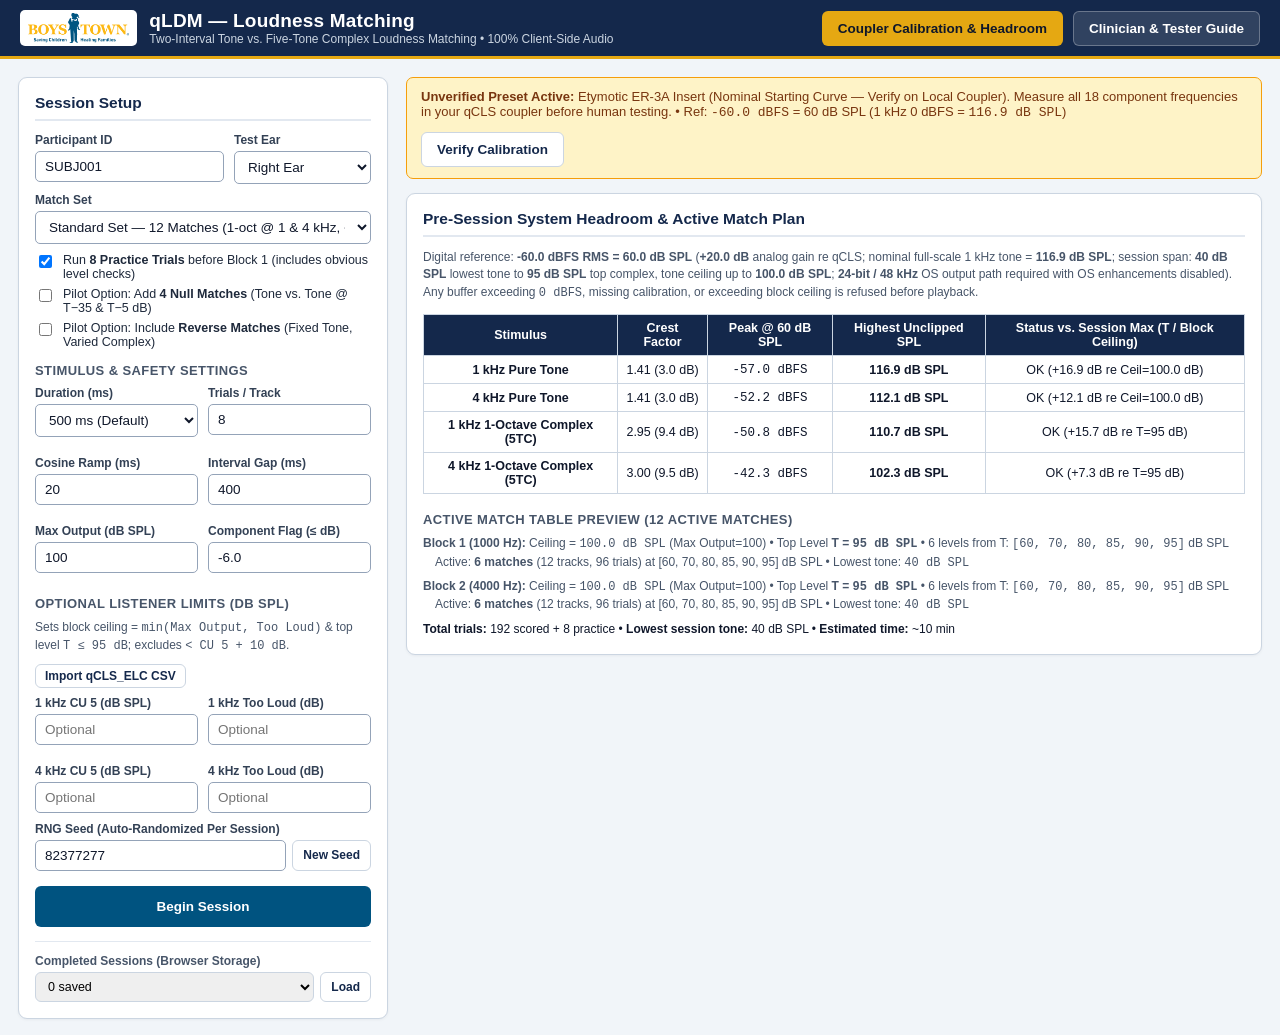
<file: index.html>
<!DOCTYPE html>
<html lang="en">
<head>
  <meta charset="UTF-8">
  <meta name="viewport" content="width=device-width, initial-scale=1.0">
  <title>qLDM — Two-Interval Loudness Matching</title>
  <link rel="stylesheet" href="style.css?v=1.2.0">
</head>
<body>
  <header class="topbar">
    <div class="topbar-brand">
      <img src="assets/boys-town-logo.png" alt="Boys Town Logo">
      <div>
        <h1 class="topbar-title">qLDM — Loudness Matching</h1>
        <div class="topbar-sub">Two-Interval Tone vs. Five-Tone Complex Loudness Matching &bull; 100% Client-Side Audio</div>
      </div>
    </div>
    <div class="topbar-actions">
      <button type="button" id="open-cal-btn" class="btn btn-gold">Coupler Calibration &amp; Headroom</button>
      <a href="guide.html?v=1.2.0" target="_blank" rel="noopener" class="btn btn-ghost-light">Clinician &amp; Tester Guide</a>
    </div>
  </header>

  <main class="layout">
    <!-- LEFT SIDEBAR: OPERATOR SETUP -->
    <aside class="card" id="setup-panel">
      <h2>Session Setup</h2>

      <div class="field-grid">
        <div class="field">
          <label for="participant-id">Participant ID</label>
          <input type="text" id="participant-id" value="SUBJ001" autocomplete="off">
        </div>
        <div class="field">
          <label for="test-ear">Test Ear</label>
          <select id="test-ear">
            <option value="Left">Left Ear</option>
            <option value="Right" selected>Right Ear</option>
          </select>
        </div>
      </div>

      <div class="field">
        <label for="match-set">Match Set</label>
        <select id="match-set">
          <option value="standard" selected>Standard Set — 12 Matches (1-oct @ 1 &amp; 4 kHz, ~10 min)</option>
          <option value="extended">Extended Set — 24 Matches (1 &amp; 1/4-oct @ 1 &amp; 4 kHz, ~19 min)</option>
          <option value="short4">Short Anchor Set — 4 Matches (T&minus;35 &amp; T&minus;5 dB @ 1 &amp; 4 kHz, ~3 min)</option>
        </select>
      </div>

      <label class="check-row">
        <input type="checkbox" id="include-practice" checked>
        <span>Run <strong>8 Practice Trials</strong> before Block 1 (includes obvious level checks)</span>
      </label>
      <label class="check-row">
        <input type="checkbox" id="include-null">
        <span>Pilot Option: Add <strong>4 Null Matches</strong> (Tone vs. Tone @ T&minus;35 &amp; T&minus;5 dB)</span>
      </label>
      <label class="check-row">
        <input type="checkbox" id="include-reverse">
        <span>Pilot Option: Include <strong>Reverse Matches</strong> (Fixed Tone, Varied Complex)</span>
      </label>

      <h3>Stimulus &amp; Safety Settings</h3>
      <div class="field-grid">
        <div class="field">
          <label for="stim-duration">Duration (ms)</label>
          <select id="stim-duration">
            <option value="500" selected>500 ms (Default)</option>
            <option value="1000">1000 ms (1.0 s)</option>
          </select>
        </div>
        <div class="field">
          <label for="trials-per-track">Trials / Track</label>
          <input type="number" id="trials-per-track" min="4" max="24" step="1" value="8">
        </div>
        <div class="field">
          <label for="ramp-ms">Cosine Ramp (ms)</label>
          <input type="number" id="ramp-ms" min="5" max="100" step="5" value="20">
        </div>
        <div class="field">
          <label for="gap-ms">Interval Gap (ms)</label>
          <input type="number" id="gap-ms" min="150" max="1000" step="50" value="400">
        </div>
        <div class="field">
          <label for="max-output">Max Output (dB SPL)</label>
          <input type="number" id="max-output" min="50" max="110" step="1" value="100">
        </div>
        <div class="field">
          <label for="comp-flag-db">Component Flag (&le; dB)</label>
          <input type="number" id="comp-flag-db" min="-15" max="-3" step="0.5" value="-6.0">
        </div>
      </div>

      <h3>Optional Listener Limits (dB SPL)</h3>
      <div class="muted-note" style="margin-bottom:8px; display:flex; justify-content:space-between; align-items:center; gap:8px; flex-wrap:wrap;">
        <span>Sets block ceiling = <code>min(Max Output, Too Loud)</code> &amp; top level <code>T &le; 95 dB</code>; excludes <code>&lt; CU 5 + 10 dB</code>.</span>
        <button type="button" id="import-qcls-btn" class="btn btn-outline" style="padding:4px 9px; font-size:12px;">Import qCLS_ELC CSV</button>
        <input type="file" id="qcls-elc-file" accept=".csv,text/csv" hidden>
      </div>
      <div id="qcls-import-status" class="muted-note" style="margin-bottom:6px; color:#0369a1; display:none;"></div>
      <div class="field-grid">
        <div class="field">
          <label for="cu5-1k">1 kHz CU 5 (dB SPL)</label>
          <input type="number" id="cu5-1k" placeholder="Optional" min="0" max="105" step="1">
        </div>
        <div class="field">
          <label for="ucl-1k">1 kHz Too Loud (dB)</label>
          <input type="number" id="ucl-1k" placeholder="Optional" min="50" max="115" step="1">
        </div>
        <div class="field">
          <label for="cu5-4k">4 kHz CU 5 (dB SPL)</label>
          <input type="number" id="cu5-4k" placeholder="Optional" min="0" max="105" step="1">
        </div>
        <div class="field">
          <label for="ucl-4k">4 kHz Too Loud (dB)</label>
          <input type="number" id="ucl-4k" placeholder="Optional" min="50" max="115" step="1">
        </div>
      </div>

      <div class="field">
        <label for="rng-seed">RNG Seed (Auto-Randomized Per Session)</label>
        <div style="display:flex; gap:6px;">
          <input type="number" id="rng-seed" value="20261120" step="1" style="flex:1;">
          <button type="button" id="new-seed-btn" class="btn btn-outline" style="padding:6px 10px; font-size:12px;" title="Generate a fresh random RNG seed">New Seed</button>
        </div>
      </div>

      <button type="button" id="start-session-btn" class="btn btn-primary" style="width:100%; margin-top:6px; padding:12px;">
        Begin Session
      </button>

      <div style="margin-top:14px; padding-top:12px; border-top:1px solid #e2e8f0;">
        <label for="saved-sessions-sel" style="display:block; font-size:12px; font-weight:700; color:#475569; margin-bottom:4px;">Completed Sessions (Browser Storage)</label>
        <div style="display:flex; gap:6px;">
          <select id="saved-sessions-sel" style="flex:1; padding:6px 8px; border:1px solid #cbd5e1; border-radius:6px; font-size:12.5px;">
            <option value="">0 saved</option>
          </select>
          <button type="button" id="load-saved-btn" class="btn btn-outline" style="padding:6px 10px; font-size:12px;">Load</button>
        </div>
      </div>
    </aside>

    <!-- RIGHT WORKSPACE: RECOVERY BANNER, PRE-RUN HEADROOM, ACTIVE TRIALS, & RESULTS -->
    <section>
      <!-- Interrupted session recovery banner -->
      <div id="resume-banner" class="banner banner-info" style="display:none;">
        <div>
          <strong>Saved in-progress session found:</strong>
          <span id="resume-summary"></span>
        </div>
        <div style="display:flex; gap:8px;">
          <button type="button" id="resume-session-btn" class="btn btn-primary">Resume Session</button>
          <button type="button" id="discard-session-btn" class="btn btn-outline">Discard</button>
        </div>
      </div>

      <!-- Calibration status banner -->
      <div id="cal-status-banner" class="banner banner-warn">
        <div id="cal-status-text"></div>
        <button type="button" id="banner-cal-btn" class="btn btn-outline">Verify Calibration</button>
      </div>

      <!-- IDLE / PRE-SESSION HEADROOM PREVIEW CARD -->
      <div class="card" id="idle-card">
        <h2>Pre-Session System Headroom &amp; Active Match Plan</h2>
        <p class="muted-note" id="idle-ref-summary">
          Digital reference: <strong>&minus;60.0 dBFS RMS = 60.0 dB SPL</strong> (+20.0 dB analog gain re qCLS; full-scale 1 kHz tone = <strong>116.9 dB SPL</strong>; <strong>24-bit / 48 kHz</strong> OS output path required with OS audio enhancements disabled). Any buffer exceeding <code>0 dBFS</code>, missing calibration, or exceeding ceiling is refused before playback.
        </p>
        <div id="headroom-preview-wrap"></div>
        <h3 style="margin-top:18px;">Active Match Table Preview (<span id="match-count-lbl">0</span> matches)</h3>
        <div id="match-plan-preview" class="muted-note"></div>
      </div>

      <!-- ACTIVE TRIAL CARD -->
      <div class="card trial-arena" id="trial-card" style="display:none;">
        <div class="trial-status-bar">
          <span id="phase-badge">Practice</span>
          <span id="progress-badge">Trial 1 / 8</span>
          <span id="ceiling-badge">Ceiling: 100 dB SPL</span>
          <span id="prac-check-badge" style="color:#0369a1;"></span>
        </div>

        <div>
          <div class="prompt-question">Which sound was louder?</div>
          <div class="prompt-sub" id="trial-sub-status">Listen to both sounds...</div>

          <div class="intervals-row">
            <button type="button" id="choice-1-btn" class="interval-choice-btn" disabled>
              <span>First Sound</span>
              <span class="key-hint">Press 1</span>
            </button>
            <button type="button" id="choice-2-btn" class="interval-choice-btn" disabled>
              <span>Second Sound</span>
              <span class="key-hint">Press 2</span>
            </button>
          </div>
        </div>

        <div class="trial-bottom-controls">
          <button type="button" id="pause-btn" class="btn btn-outline">Pause / Stop</button>
          <button type="button" id="too-loud-btn" class="btn btn-danger">Too Loud (&minus;5 dB Ceiling)</button>
        </div>
      </div>

      <!-- RESULTS & EXPORT CARD -->
      <div class="card" id="results-card" style="display:none; margin-top:16px;">
        <div style="display:flex; justify-content:space-between; align-items:center; flex-wrap:wrap; gap:10px; margin-bottom:10px;">
          <h2 style="margin:0; border:none; padding:0;">Loudness-Matching Results (&Delta; = Tone PSE &minus; Complex Level)</h2>
          <div style="display:flex; gap:8px; flex-wrap:wrap;">
            <button type="button" id="dl-all-btn" class="btn btn-gold">Download All 3 Files</button>
            <button type="button" id="dl-pse-btn" class="btn btn-primary">Matches (LM_PSE CSV)</button>
            <button type="button" id="dl-tbt-btn" class="btn btn-primary">Trials (LM_TBT CSV)</button>
            <button type="button" id="dl-ses-btn" class="btn btn-outline">Session (LM_SES JSON)</button>
          </div>
        </div>

        <!-- Post-session hardware gain restore reminder -->
        <div id="gain-restore-banner" class="banner banner-warn" style="margin-bottom:10px;">
          <div id="gain-restore-text"></div>
        </div>

        <!-- Component-listening alert banner -->
        <div id="comp-flag-banner" class="banner banner-alert" style="display:none;">
          <div id="comp-flag-text"></div>
          <div id="comp-repeat-btns" style="display:flex; gap:8px; flex-wrap:wrap;"></div>
        </div>

        <div id="results-summary-meta" class="muted-note" style="margin-bottom:10px;"></div>
        <div id="results-plot-wrap" style="margin-bottom:14px;"></div>
        <div style="overflow-x:auto;">
          <table class="data-table" id="results-table">
            <thead>
              <tr>
                <th>Block (Hz)</th>
                <th>Role</th>
                <th>Fixed Sound</th>
                <th>Varied Sound</th>
                <th>Fixed L (dB)</th>
                <th>Tone PSE (dB)</th>
                <th>&Delta; (dB)</th>
                <th>Fit SE (dB)*</th>
                <th>Block &sigma; (dB)</th>
                <th>Trials</th>
                <th>At Ceiling (F&gt;V / N)</th>
                <th>Upper / Lower End</th>
                <th>Flags / Reason</th>
              </tr>
            </thead>
            <tbody id="results-tbody"></tbody>
          </table>
        </div>
        <p class="muted-note" style="margin-top:8px;">
          *Note: With 16 trials/match, curvature-based SE underestimates true match SD by ~25%; downstream NEA model inversion uses the empirical test–retest SD from the pilot cohort.
        </p>
      </div>
    </section>
  </main>

  <!-- OPERATOR ANALOG GAIN CONFIRMATION MODAL -->
  <div class="modal-backdrop" id="gain-confirm-modal">
    <div class="modal-box">
      <h2>Operator Hardware &amp; Analog Gain Check</h2>
      <div id="gain-confirm-details" class="instruction-quote" style="font-size:15px;"></div>
      <p class="muted-note" style="margin-bottom:12px;">
        Because qLDM uses a lower digital reference than qCLS to accommodate the 10-dB crest factor and insert-phone roll-off of 100 dB SPL five-tone complexes, verify that your hardware attenuator / output gain is set to the <strong>qLDM setting</strong> (and remember to restore the qCLS setting before running qCLS).
      </p>
      <label class="check-row" style="background:#f8fafc; border:1px solid #cbd5e1; border-radius:7px; padding:10px 12px;">
        <input type="checkbox" id="gain-confirm-chk">
        <span><strong>I confirm the analog hardware gain / attenuator is set to the qLDM calibration setting.</strong></span>
      </label>
      <div class="modal-actions">
        <button type="button" id="gain-confirm-cancel-btn" class="btn btn-outline">Cancel</button>
        <button type="button" id="gain-confirm-ok-btn" class="btn btn-primary" disabled>Confirm Gain &amp; Continue</button>
      </div>
    </div>
  </div>

  <!-- INSTRUCTION / BLOCK GATE MODAL -->
  <div class="modal-backdrop" id="instruction-modal">
    <div class="modal-box">
      <h2 id="instr-modal-title">Listener Instructions</h2>
      <div class="instruction-quote">
        &ldquo;You will hear two sounds. Choose the one that was louder. Judge the loudness of the whole sound, not of a part of it, and ignore differences in pitch or quality.&rdquo;
      </div>
      <p id="instr-modal-note" class="muted-note"></p>
      <div class="modal-actions">
        <button type="button" id="instr-cancel-btn" class="btn btn-outline">Cancel</button>
        <button type="button" id="instr-ok-btn" class="btn btn-primary">OK — Begin</button>
      </div>
    </div>
  </div>

  <!-- POST-PRACTICE TESTER CHECK MODAL -->
  <div class="modal-backdrop" id="practice-check-modal">
    <div class="modal-box">
      <h2>Practice Complete — Tester Comprehension Check</h2>
      <p id="practice-score-summary" style="font-weight:700; color:#0f172a;"></p>
      <div class="instruction-quote" style="font-size:15px;">
        Tester prompt: Ask the listener, <em>&ldquo;What did you compare between the two sounds?&rdquo;</em><br>
        Confirm they compared the <strong>overall loudness of the whole sound</strong> (and did not try to listen out a single component pitch).
      </div>
      <div class="modal-actions">
        <button type="button" id="repeat-practice-btn" class="btn btn-outline">Repeat Practice (8 Trials)</button>
        <button type="button" id="proceed-block1-btn" class="btn btn-primary">Confirmed — Proceed to Block 1</button>
      </div>
    </div>
  </div>

  <!-- PAUSE / STOP MODAL -->
  <div class="modal-backdrop" id="pause-modal">
    <div class="modal-box">
      <h2>Session Paused</h2>
      <p class="muted-note">
        Progress is saved automatically after every trial. You can resume where you left off, restart from Trial 1 keeping all current settings, or return to Setup.
      </p>
      <div id="pause-gain-restore-note" class="banner banner-warn" style="margin:8px 0 10px; font-size:12.5px;"></div>
      <div class="modal-actions">
        <button type="button" id="pause-return-btn" class="btn btn-outline">Return to Setup</button>
        <button type="button" id="pause-restart-btn" class="btn btn-gold">Restart Session (Keep Settings)</button>
        <button type="button" id="pause-resume-btn" class="btn btn-primary">Resume Testing</button>
      </div>
    </div>
  </div>

  <!-- PER-COMPONENT COUPLER CALIBRATION MODAL -->
  <div class="modal-backdrop" id="cal-modal">
    <div class="modal-box wide">
      <h2>Per-Frequency Coupler Calibration &amp; Unclipped Headroom</h2>
      <p class="muted-note">
        Measure each of the 18 component frequencies in the <strong>same acoustic coupler and reference convention used for qCLS</strong> (24-bit, 48 kHz, OS enhancements off) so levels at 1 and 4 kHz match across both apps. Enter the sound-level meter reading (<code>dB SPL</code>) while playing the continuous tone to update <code>Sensitivity Offset</code>.
      </p>

      <div class="field-grid" style="grid-template-columns: 1.6fr 1.1fr 1.1fr 1fr; margin-top:10px;">
        <div class="field">
          <label for="cal-preset-sel">Load Preset</label>
          <select id="cal-preset-sel">
            <option value="er3a_nominal">ER-3A Insert (Nominal Starting Curve)</option>
            <option value="flat_ref">Flat 0-dB Reference</option>
          </select>
        </div>
        <div class="field">
          <label for="cal-ref-dbfs">Digital Ref @ 60 dB SPL (dBFS)</label>
          <input type="number" id="cal-ref-dbfs" value="-60.0" min="-70" max="-50" step="0.5">
        </div>
        <div class="field">
          <label for="cal-transducer-name">Transducer Label</label>
          <input type="text" id="cal-transducer-name" value="Etymotic ER-3A">
        </div>
        <div class="field">
          <label for="cal-date-input">Calibration Date</label>
          <input type="date" id="cal-date-input">
        </div>
      </div>

      <div id="cal-fullscale-readout" class="banner banner-info" style="margin:6px 0 8px; padding:9px 12px; font-size:13px;"></div>

      <div style="display:flex; justify-content:space-between; align-items:center; gap:10px; flex-wrap:wrap; margin:4px 0 8px;">
        <div style="display:flex; align-items:center; gap:10px; flex-wrap:wrap;">
          <label class="check-row" style="margin:0;">
            <input type="checkbox" id="cal-per-ear-chk">
            <span><strong>Separate Left / Right receiver tables</strong> (switches with Output Channel)</span>
          </label>
          <button type="button" id="cal-copy-ear-btn" class="btn btn-outline" style="padding:4px 9px; font-size:12px; display:none;">Copy Other Ear &rarr; Active</button>
        </div>
        <div style="display:flex; gap:6px; flex-wrap:wrap;">
          <button type="button" id="cal-export-json-btn" class="btn btn-outline" style="padding:5px 10px; font-size:12px;">Export Cal JSON</button>
          <button type="button" id="cal-import-json-btn" class="btn btn-outline" style="padding:5px 10px; font-size:12px;">Import Cal JSON</button>
          <input type="file" id="cal-import-file" accept=".json,application/json" hidden>
        </div>
      </div>

      <div style="background:#f8fafc; border:1px solid #cbd5e1; border-radius:7px; padding:12px; margin:10px 0;">
        <div style="display:flex; align-items:flex-end; gap:10px; flex-wrap:wrap;">
          <div class="field" style="margin:0; min-width:170px;">
            <label for="cal-tone-freq">Continuous Tone Freq (Hz)</label>
            <select id="cal-tone-freq"></select>
          </div>
          <div class="field" style="margin:0; width:145px;">
            <label for="cal-tone-spl">Nominal Level (dB SPL)</label>
            <input type="number" id="cal-tone-spl" value="80" min="10" max="100" step="1">
          </div>
          <div style="display:flex; gap:5px;">
            <button type="button" id="cal-lvl-30-btn" class="btn btn-outline" style="padding:7px 9px; font-size:12px;" title="Check 24-bit resolution at the lowest tone level of the active session">40 dB Check</button>
            <button type="button" id="cal-lvl-80-btn" class="btn btn-outline" style="padding:7px 9px; font-size:12px;" title="Set nominal coupler calibration level (80 dB SPL)">80 dB Ref</button>
          </div>
          <div class="field" style="margin:0; width:120px;">
            <label for="cal-tone-ear">Output Channel</label>
            <select id="cal-tone-ear">
              <option value="Left">Left</option>
              <option value="Right" selected>Right</option>
            </select>
          </div>
          <button type="button" id="cal-play-btn" class="btn btn-primary">Play Continuous Tone</button>
          <div class="field" style="margin:0; width:155px;">
            <label for="cal-measured-spl">Meter Reading (dB SPL)</label>
            <input type="number" id="cal-measured-spl" placeholder="e.g. 79.5" step="0.1">
          </div>
          <button type="button" id="cal-apply-meas-btn" class="btn btn-gold">Apply to Freq</button>
        </div>
        <div id="cal-tone-readout" class="muted-note" style="margin-top:8px;">Tone stopped.</div>
      </div>

      <div style="max-height:240px; overflow-y:auto; border:1px solid #e2e8f0; border-radius:6px;">
        <table class="data-table" style="margin:0;">
          <thead>
            <tr>
              <th>Component Freq (Hz)</th>
              <th>Used In</th>
              <th id="cal-ear-col-lbl">Sensitivity Offset (dB re Nominal)</th>
              <th>Digital Boost Applied (dB)</th>
            </tr>
          </thead>
          <tbody id="cal-table-tbody"></tbody>
        </table>
      </div>
      <div id="cal-save-err" class="muted-note" style="color:#b91c1c; font-weight:700; margin-top:6px; display:none;"></div>

      <div class="modal-actions">
        <button type="button" id="cal-close-btn" class="btn btn-outline">Close</button>
        <button type="button" id="cal-save-btn" class="btn btn-primary">Save Coupler Calibration</button>
      </div>
    </div>
  </div>

  <script src="qldm_core.js?v=1.2.0"></script>
  <script src="app.js?v=1.2.0"></script>
</body>
</html>
</file>
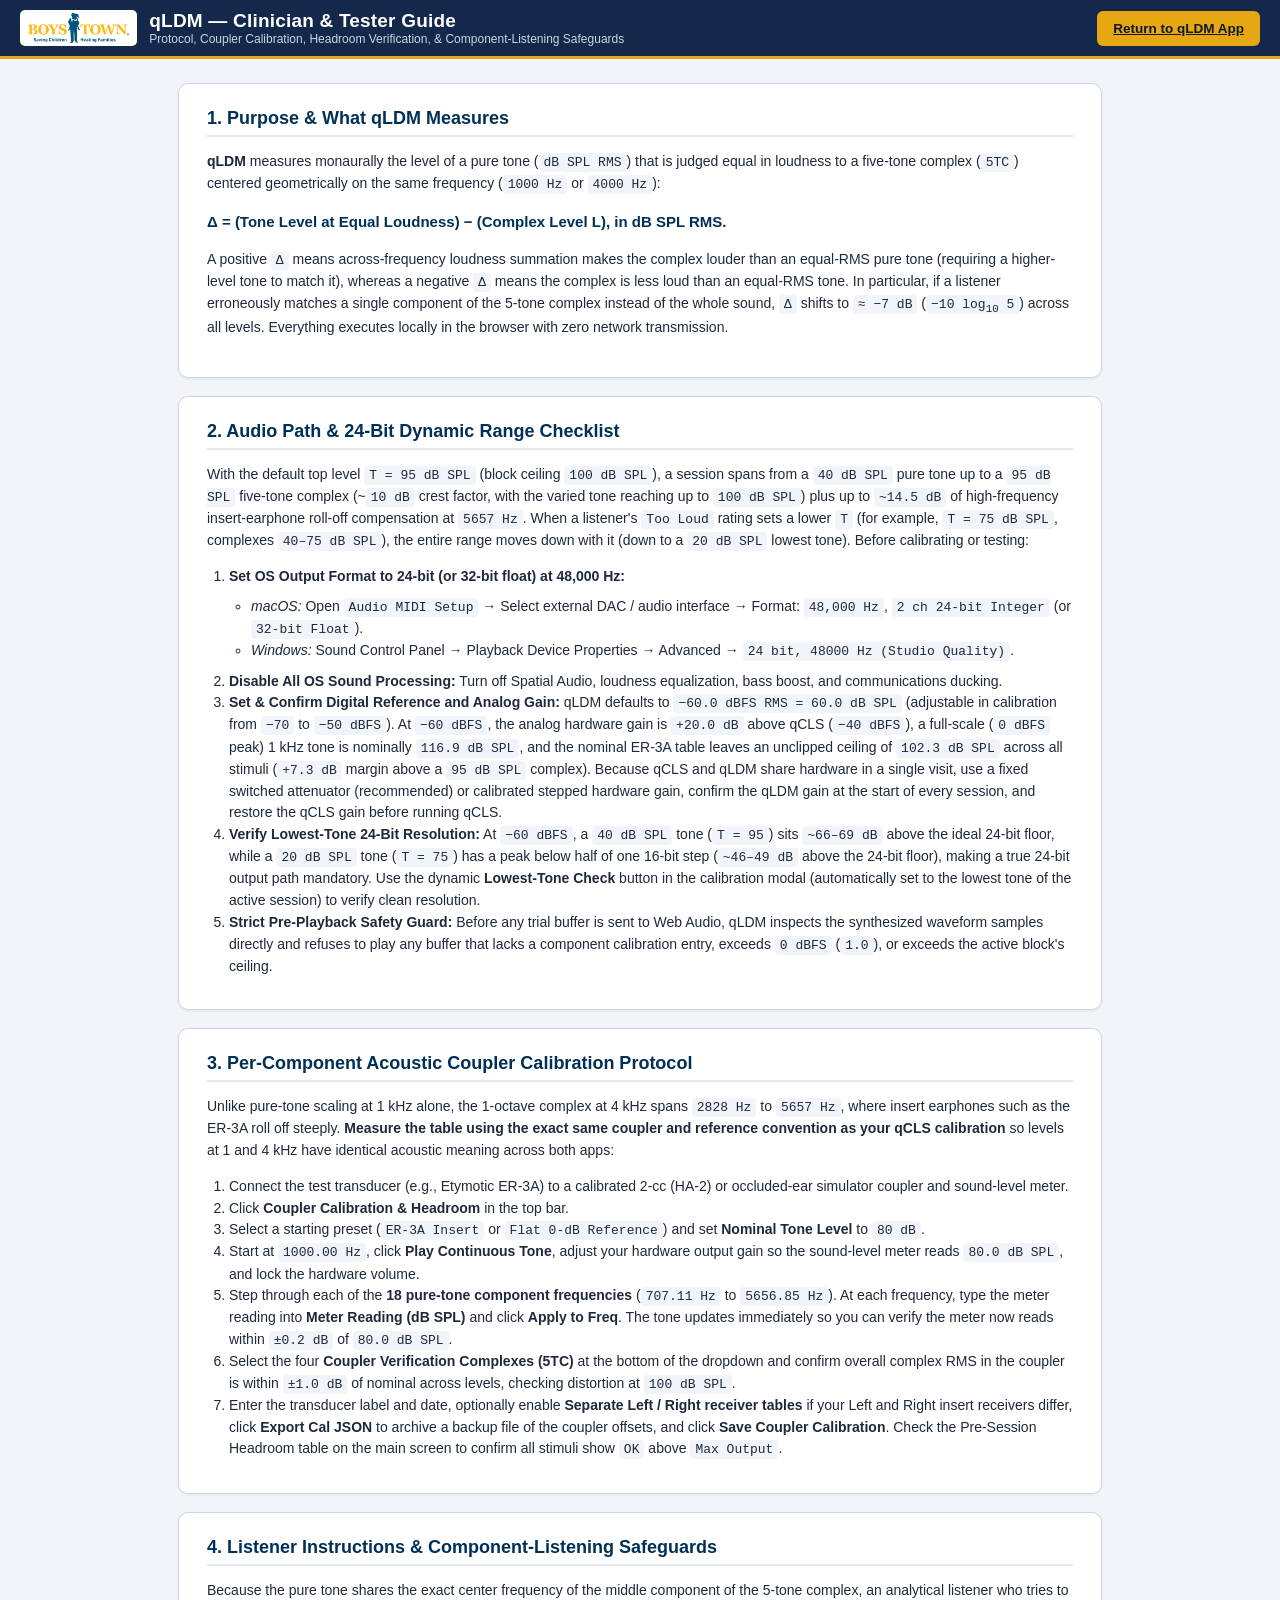
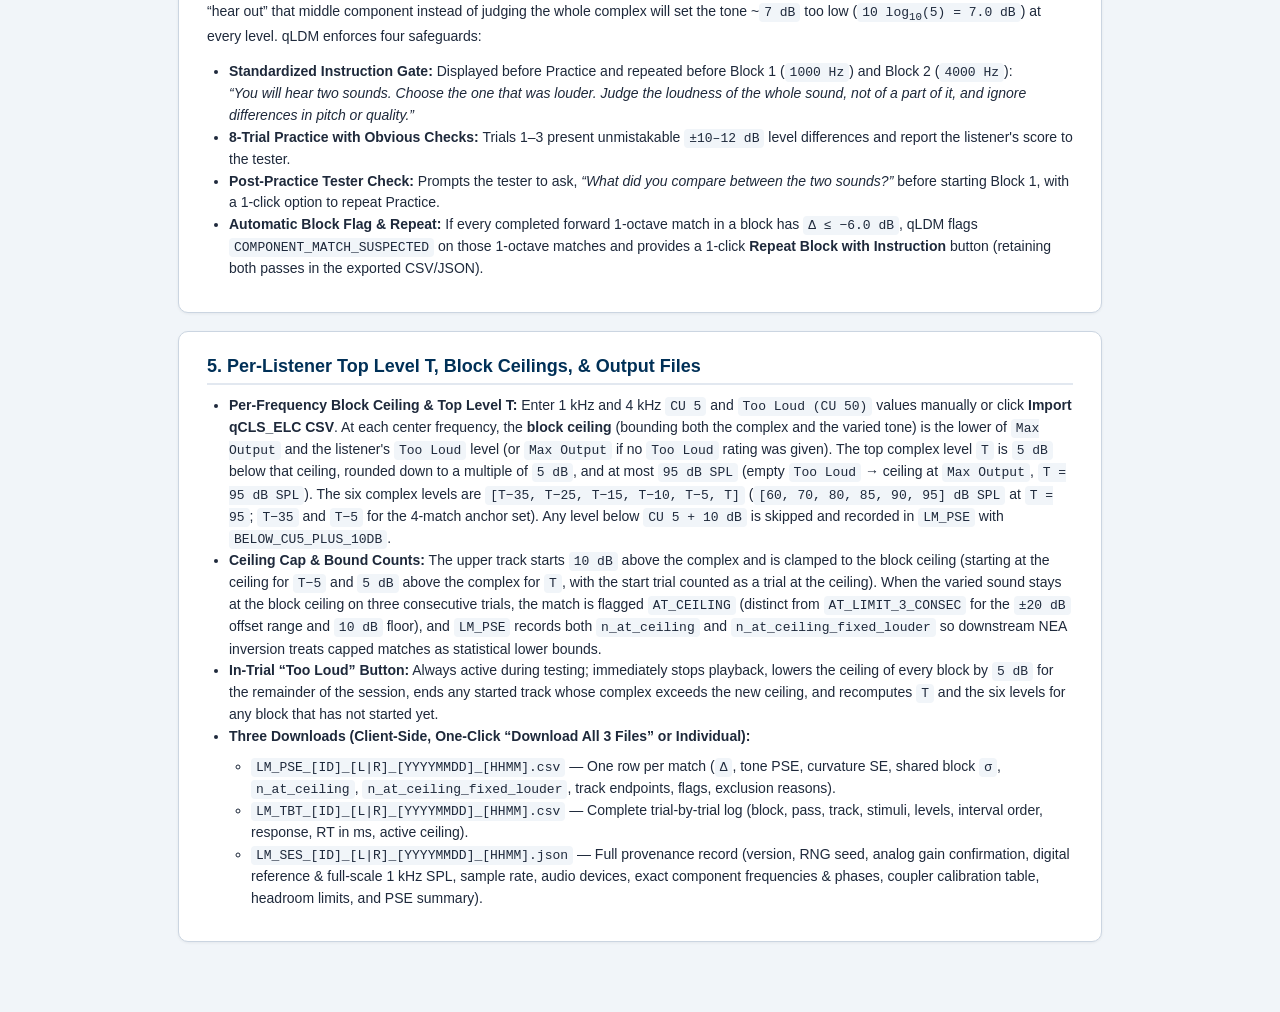
<file: guide.html>
<!DOCTYPE html>
<html lang="en">
<head>
  <meta charset="UTF-8">
  <meta name="viewport" content="width=device-width, initial-scale=1.0">
  <title>qLDM — Clinician &amp; Tester Guide</title>
  <link rel="stylesheet" href="style.css">
  <style>
    .guide-wrap { max-width: 960px; margin: 24px auto; padding: 0 18px 48px; }
    .guide-card { background: #fff; border: 1px solid #cbd5e1; border-radius: 10px; padding: 24px 28px; margin-bottom: 18px; box-shadow: 0 1px 3px rgba(15,23,42,0.06); }
    .guide-card h2 { color: #003057; font-size: 18px; margin: 0 0 10px; border-bottom: 2px solid #e2e8f0; padding-bottom: 6px; }
    .guide-card p, .guide-card li { font-size: 14px; line-height: 1.55; color: #1e293b; }
    .guide-card ul, .guide-card ol { padding-left: 22px; margin: 8px 0; }
    .guide-card code { background: #f1f5f9; padding: 2px 5px; border-radius: 4px; font-size: 13px; }
  </style>
</head>
<body>
  <header class="topbar">
    <div class="topbar-brand">
      <img src="assets/boys-town-logo.png" alt="Boys Town Logo">
      <div>
        <h1 class="topbar-title">qLDM — Clinician &amp; Tester Guide</h1>
        <div class="topbar-sub">Protocol, Coupler Calibration, Headroom Verification, &amp; Component-Listening Safeguards</div>
      </div>
    </div>
    <div class="topbar-actions">
      <a href="index.html" class="btn btn-gold">Return to qLDM App</a>
    </div>
  </header>

  <main class="guide-wrap">
    <section class="guide-card">
      <h2>1. Purpose &amp; What qLDM Measures</h2>
      <p>
        <strong>qLDM</strong> measures monaurally the level of a pure tone (<code>dB SPL RMS</code>) that is judged equal in loudness to a five-tone complex (<code>5TC</code>) centered geometrically on the same frequency (<code>1000 Hz</code> or <code>4000 Hz</code>):
      </p>
      <p style="font-weight:700; font-size:15px; color:#003057;">
        &Delta; = (Tone Level at Equal Loudness) &minus; (Complex Level L), in dB SPL RMS.
      </p>
      <p>
        A positive <code>&Delta;</code> means across-frequency loudness summation makes the complex louder than an equal-RMS pure tone (requiring a higher-level tone to match it), whereas a negative <code>&Delta;</code> means the complex is less loud than an equal-RMS tone. In particular, if a listener erroneously matches a single component of the 5-tone complex instead of the whole sound, <code>&Delta;</code> shifts to <code>&approx; &minus;7 dB</code> (<code>&minus;10 log<sub>10</sub> 5</code>) across all levels. Everything executes locally in the browser with zero network transmission.
      </p>
    </section>

    <section class="guide-card">
      <h2>2. Audio Path &amp; 24-Bit Dynamic Range Checklist</h2>
      <p>
        With the default top level <code>T = 95 dB SPL</code> (block ceiling <code>100 dB SPL</code>), a session spans from a <code>40 dB SPL</code> pure tone up to a <code>95 dB SPL</code> five-tone complex (~<code>10 dB</code> crest factor, with the varied tone reaching up to <code>100 dB SPL</code>) plus up to <code>~14.5 dB</code> of high-frequency insert-earphone roll-off compensation at <code>5657 Hz</code>. When a listener's <code>Too Loud</code> rating sets a lower <code>T</code> (for example, <code>T = 75 dB SPL</code>, complexes <code>40–75 dB SPL</code>), the entire range moves down with it (down to a <code>20 dB SPL</code> lowest tone). Before calibrating or testing:
      </p>
      <ol>
        <li><strong>Set OS Output Format to 24-bit (or 32-bit float) at 48,000 Hz:</strong>
          <ul>
            <li><em>macOS:</em> Open <code>Audio MIDI Setup</code> &rarr; Select external DAC / audio interface &rarr; Format: <code>48,000 Hz</code>, <code>2 ch 24-bit Integer</code> (or <code>32-bit Float</code>).</li>
            <li><em>Windows:</em> Sound Control Panel &rarr; Playback Device Properties &rarr; Advanced &rarr; <code>24 bit, 48000 Hz (Studio Quality)</code>.</li>
          </ul>
        </li>
        <li><strong>Disable All OS Sound Processing:</strong> Turn off Spatial Audio, loudness equalization, bass boost, and communications ducking.</li>
        <li><strong>Set &amp; Confirm Digital Reference and Analog Gain:</strong> qLDM defaults to <code>&minus;60.0 dBFS RMS = 60.0 dB SPL</code> (adjustable in calibration from <code>&minus;70</code> to <code>&minus;50 dBFS</code>). At <code>&minus;60 dBFS</code>, the analog hardware gain is <code>+20.0 dB</code> above qCLS (<code>&minus;40 dBFS</code>), a full-scale (<code>0 dBFS</code> peak) 1 kHz tone is nominally <code>116.9 dB SPL</code>, and the nominal ER-3A table leaves an unclipped ceiling of <code>102.3 dB SPL</code> across all stimuli (<code>+7.3 dB</code> margin above a <code>95 dB SPL</code> complex). Because qCLS and qLDM share hardware in a single visit, use a fixed switched attenuator (recommended) or calibrated stepped hardware gain, confirm the qLDM gain at the start of every session, and restore the qCLS gain before running qCLS.</li>
        <li><strong>Verify Lowest-Tone 24-Bit Resolution:</strong> At <code>&minus;60 dBFS</code>, a <code>40 dB SPL</code> tone (<code>T = 95</code>) sits <code>~66–69 dB</code> above the ideal 24-bit floor, while a <code>20 dB SPL</code> tone (<code>T = 75</code>) has a peak below half of one 16-bit step (<code>~46–49 dB</code> above the 24-bit floor), making a true 24-bit output path mandatory. Use the dynamic <strong>Lowest-Tone Check</strong> button in the calibration modal (automatically set to the lowest tone of the active session) to verify clean resolution.</li>
        <li><strong>Strict Pre-Playback Safety Guard:</strong> Before any trial buffer is sent to Web Audio, qLDM inspects the synthesized waveform samples directly and refuses to play any buffer that lacks a component calibration entry, exceeds <code>0 dBFS</code> (<code>1.0</code>), or exceeds the active block's ceiling.</li>
      </ol>
    </section>

    <section class="guide-card">
      <h2>3. Per-Component Acoustic Coupler Calibration Protocol</h2>
      <p>
        Unlike pure-tone scaling at 1 kHz alone, the 1-octave complex at 4 kHz spans <code>2828 Hz</code> to <code>5657 Hz</code>, where insert earphones such as the ER-3A roll off steeply. <strong>Measure the table using the exact same coupler and reference convention as your qCLS calibration</strong> so levels at 1 and 4 kHz have identical acoustic meaning across both apps:
      </p>
      <ol>
        <li>Connect the test transducer (e.g., Etymotic ER-3A) to a calibrated 2-cc (HA-2) or occluded-ear simulator coupler and sound-level meter.</li>
        <li>Click <strong>Coupler Calibration &amp; Headroom</strong> in the top bar.</li>
        <li>Select a starting preset (<code>ER-3A Insert</code> or <code>Flat 0-dB Reference</code>) and set <strong>Nominal Tone Level</strong> to <code>80 dB</code>.</li>
        <li>Start at <code>1000.00 Hz</code>, click <strong>Play Continuous Tone</strong>, adjust your hardware output gain so the sound-level meter reads <code>80.0 dB SPL</code>, and lock the hardware volume.</li>
        <li>Step through each of the <strong>18 pure-tone component frequencies</strong> (<code>707.11 Hz</code> to <code>5656.85 Hz</code>). At each frequency, type the meter reading into <strong>Meter Reading (dB SPL)</strong> and click <strong>Apply to Freq</strong>. The tone updates immediately so you can verify the meter now reads within <code>&plusmn;0.2 dB</code> of <code>80.0 dB SPL</code>.</li>
        <li>Select the four <strong>Coupler Verification Complexes (5TC)</strong> at the bottom of the dropdown and confirm overall complex RMS in the coupler is within <code>&plusmn;1.0 dB</code> of nominal across levels, checking distortion at <code>100 dB SPL</code>.</li>
        <li>Enter the transducer label and date, optionally enable <strong>Separate Left / Right receiver tables</strong> if your Left and Right insert receivers differ, click <strong>Export Cal JSON</strong> to archive a backup file of the coupler offsets, and click <strong>Save Coupler Calibration</strong>. Check the Pre-Session Headroom table on the main screen to confirm all stimuli show <code>OK</code> above <code>Max Output</code>.</li>
      </ol>
    </section>

    <section class="guide-card">
      <h2>4. Listener Instructions &amp; Component-Listening Safeguards</h2>
      <p>
        Because the pure tone shares the exact center frequency of the middle component of the 5-tone complex, an analytical listener who tries to &ldquo;hear out&rdquo; that middle component instead of judging the whole complex will set the tone ~<code>7 dB</code> too low (<code>10 log<sub>10</sub>(5) = 7.0 dB</code>) at every level. qLDM enforces four safeguards:
      </p>
      <ul>
        <li><strong>Standardized Instruction Gate:</strong> Displayed before Practice and repeated before Block 1 (<code>1000 Hz</code>) and Block 2 (<code>4000 Hz</code>):<br>
          <em>&ldquo;You will hear two sounds. Choose the one that was louder. Judge the loudness of the whole sound, not of a part of it, and ignore differences in pitch or quality.&rdquo;</em>
        </li>
        <li><strong>8-Trial Practice with Obvious Checks:</strong> Trials 1–3 present unmistakable <code>&plusmn;10–12 dB</code> level differences and report the listener's score to the tester.</li>
        <li><strong>Post-Practice Tester Check:</strong> Prompts the tester to ask, <em>&ldquo;What did you compare between the two sounds?&rdquo;</em> before starting Block 1, with a 1-click option to repeat Practice.</li>
        <li><strong>Automatic Block Flag &amp; Repeat:</strong> If every completed forward 1-octave match in a block has <code>&Delta; &le; &minus;6.0 dB</code>, qLDM flags <code>COMPONENT_MATCH_SUSPECTED</code> on those 1-octave matches and provides a 1-click <strong>Repeat Block with Instruction</strong> button (retaining both passes in the exported CSV/JSON).</li>
      </ul>
    </section>

    <section class="guide-card">
      <h2>5. Per-Listener Top Level T, Block Ceilings, &amp; Output Files</h2>
      <ul>
        <li><strong>Per-Frequency Block Ceiling &amp; Top Level T:</strong> Enter 1 kHz and 4 kHz <code>CU 5</code> and <code>Too Loud (CU 50)</code> values manually or click <strong>Import qCLS_ELC CSV</strong>. At each center frequency, the <strong>block ceiling</strong> (bounding both the complex and the varied tone) is the lower of <code>Max Output</code> and the listener's <code>Too Loud</code> level (or <code>Max Output</code> if no <code>Too Loud</code> rating was given). The top complex level <code>T</code> is <code>5 dB</code> below that ceiling, rounded down to a multiple of <code>5 dB</code>, and at most <code>95 dB SPL</code> (empty <code>Too Loud</code> &rarr; ceiling at <code>Max Output</code>, <code>T = 95 dB SPL</code>). The six complex levels are <code>[T&minus;35, T&minus;25, T&minus;15, T&minus;10, T&minus;5, T]</code> (<code>[60, 70, 80, 85, 90, 95] dB SPL</code> at <code>T = 95</code>; <code>T&minus;35</code> and <code>T&minus;5</code> for the 4-match anchor set). Any level below <code>CU 5 + 10 dB</code> is skipped and recorded in <code>LM_PSE</code> with <code>BELOW_CU5_PLUS_10DB</code>.</li>
        <li><strong>Ceiling Cap &amp; Bound Counts:</strong> The upper track starts <code>10 dB</code> above the complex and is clamped to the block ceiling (starting at the ceiling for <code>T&minus;5</code> and <code>5 dB</code> above the complex for <code>T</code>, with the start trial counted as a trial at the ceiling). When the varied sound stays at the block ceiling on three consecutive trials, the match is flagged <code>AT_CEILING</code> (distinct from <code>AT_LIMIT_3_CONSEC</code> for the <code>&plusmn;20 dB</code> offset range and <code>10 dB</code> floor), and <code>LM_PSE</code> records both <code>n_at_ceiling</code> and <code>n_at_ceiling_fixed_louder</code> so downstream NEA inversion treats capped matches as statistical lower bounds.</li>
        <li><strong>In-Trial &ldquo;Too Loud&rdquo; Button:</strong> Always active during testing; immediately stops playback, lowers the ceiling of every block by <code>5 dB</code> for the remainder of the session, ends any started track whose complex exceeds the new ceiling, and recomputes <code>T</code> and the six levels for any block that has not started yet.</li>
        <li><strong>Three Downloads (Client-Side, One-Click &ldquo;Download All 3 Files&rdquo; or Individual):</strong>
          <ul>
            <li><code>LM_PSE_[ID]_[L|R]_[YYYYMMDD]_[HHMM].csv</code> — One row per match (<code>&Delta;</code>, tone PSE, curvature SE, shared block <code>&sigma;</code>, <code>n_at_ceiling</code>, <code>n_at_ceiling_fixed_louder</code>, track endpoints, flags, exclusion reasons).</li>
            <li><code>LM_TBT_[ID]_[L|R]_[YYYYMMDD]_[HHMM].csv</code> — Complete trial-by-trial log (block, pass, track, stimuli, levels, interval order, response, RT in ms, active ceiling).</li>
            <li><code>LM_SES_[ID]_[L|R]_[YYYYMMDD]_[HHMM].json</code> — Full provenance record (version, RNG seed, analog gain confirmation, digital reference &amp; full-scale 1 kHz SPL, sample rate, audio devices, exact component frequencies &amp; phases, coupler calibration table, headroom limits, and PSE summary).</li>
          </ul>
        </li>
      </ul>
    </section>
  </main>
</body>
</html>
</file>
<file: style.css>
:root {
  --navy: #14284b;
  --navy-dark: #0b1930;
  --bt-blue: #005380;
  --gold: #e5a812;
  --bg: #f1f5f9;
  --card: #ffffff;
  --border: #cbd5e1;
  --text: #0f172a;
  --muted: #475569;
  --green: #15803d;
  --amber: #b45309;
  --red: #b91c1c;
}

* { box-sizing: border-box; }

html, body {
  margin: 0;
  padding: 0;
  font-family: -apple-system, BlinkMacSystemFont, "Segoe UI", Roboto, Arial, sans-serif;
  background: var(--bg);
  color: var(--text);
  min-height: 100vh;
}

.topbar {
  background: var(--navy);
  color: #ffffff;
  border-bottom: 3px solid var(--gold);
  padding: 10px 20px;
  display: flex;
  align-items: center;
  justify-content: space-between;
  gap: 16px;
  flex-wrap: wrap;
}

.topbar-brand {
  display: flex;
  align-items: center;
  gap: 12px;
}

.topbar-brand img {
  height: 36px;
  background: #ffffff;
  padding: 3px 8px;
  border-radius: 5px;
}

.topbar-title {
  margin: 0;
  font-size: 19px;
  font-weight: 800;
  letter-spacing: 0.2px;
}

.topbar-sub {
  font-size: 12px;
  color: #cbd5e1;
}

.topbar-actions {
  display: flex;
  align-items: center;
  gap: 10px;
}

.btn {
  padding: 9px 15px;
  border-radius: 6px;
  border: 1px solid transparent;
  font-size: 13.5px;
  font-weight: 700;
  cursor: pointer;
  transition: background 0.15s, opacity 0.15s;
}

.btn:disabled {
  opacity: 0.48;
  cursor: not-allowed;
}

.btn-primary { background: var(--bt-blue); color: #ffffff; }
.btn-primary:hover:not(:disabled) { background: #003e61; }

.btn-gold { background: var(--gold); color: #0f172a; }
.btn-gold:hover:not(:disabled) { background: #cf960c; }

.btn-outline {
  background: #ffffff;
  color: var(--navy);
  border-color: var(--border);
}
.btn-outline:hover:not(:disabled) { background: #f8fafc; }

.btn-ghost-light {
  background: rgba(255, 255, 255, 0.12);
  color: #ffffff;
  border-color: rgba(255, 255, 255, 0.28);
  text-decoration: none;
  display: inline-block;
}
.btn-ghost-light:hover { background: rgba(255, 255, 255, 0.22); }

.btn-danger { background: var(--red); color: #ffffff; }
.btn-danger:hover:not(:disabled) { background: #991b1b; }

.layout {
  max-width: 1360px;
  margin: 0 auto;
  padding: 18px;
  display: grid;
  grid-template-columns: 370px 1fr;
  gap: 18px;
  align-items: start;
}

@media (max-width: 980px) {
  .layout { grid-template-columns: 1fr; }
}

.card {
  background: var(--card);
  border: 1px solid var(--border);
  border-radius: 9px;
  padding: 16px;
  box-shadow: 0 1px 3px rgba(15, 23, 42, 0.05);
}

.card h2 {
  margin: 0 0 12px;
  font-size: 15.5px;
  color: var(--navy);
  border-bottom: 2px solid #e2e8f0;
  padding-bottom: 7px;
}

.card h3 {
  margin: 14px 0 8px;
  font-size: 13px;
  text-transform: uppercase;
  letter-spacing: 0.4px;
  color: var(--muted);
}

.field-grid {
  display: grid;
  grid-template-columns: 1fr 1fr;
  gap: 10px;
}

.field {
  display: flex;
  flex-direction: column;
  gap: 4px;
  margin-bottom: 9px;
}

.field label {
  font-size: 12px;
  font-weight: 700;
  color: #334155;
}

.field input, .field select {
  padding: 7px 9px;
  border: 1px solid #94a3b8;
  border-radius: 5px;
  font-size: 13.5px;
  background: #ffffff;
  color: var(--text);
}

.check-row {
  display: flex;
  align-items: flex-start;
  gap: 8px;
  font-size: 12.5px;
  margin: 6px 0;
  color: #1e293b;
}

.check-row input { margin-top: 2px; }

.banner {
  padding: 11px 14px;
  border-radius: 7px;
  margin-bottom: 14px;
  font-size: 13px;
  display: flex;
  align-items: center;
  justify-content: space-between;
  gap: 12px;
  flex-wrap: wrap;
}

.banner-warn {
  background: #fef3c7;
  border: 1px solid #f59e0b;
  color: #78350f;
}

.banner-info {
  background: #eff6ff;
  border: 1px solid #60a5fa;
  color: #1e3a8a;
}

.banner-alert {
  background: #fef2f2;
  border: 1px solid #f87171;
  color: #7f1d1d;
}

/* Active Two-Interval Trial Arena */
.trial-arena {
  min-height: 460px;
  display: flex;
  flex-direction: column;
  justify-content: space-between;
  gap: 18px;
}

.trial-status-bar {
  display: flex;
  justify-content: space-between;
  align-items: center;
  background: #f8fafc;
  border: 1px solid var(--border);
  padding: 10px 14px;
  border-radius: 7px;
  font-size: 13px;
  font-weight: 600;
  color: var(--muted);
  flex-wrap: wrap;
  gap: 8px;
}

.prompt-question {
  text-align: center;
  font-size: 22px;
  font-weight: 800;
  color: var(--navy);
  margin: 6px 0 0;
}

.prompt-sub {
  text-align: center;
  font-size: 13.5px;
  color: var(--muted);
  margin: 2px 0 8px;
}

.intervals-row {
  display: grid;
  grid-template-columns: 1fr 1fr;
  gap: 20px;
  max-width: 720px;
  width: 100%;
  margin: 0 auto;
}

.interval-choice-btn {
  padding: 28px 18px;
  border-radius: 12px;
  border: 3px solid #94a3b8;
  background: #ffffff;
  color: var(--navy);
  font-size: 21px;
  font-weight: 800;
  cursor: pointer;
  display: flex;
  flex-direction: column;
  align-items: center;
  gap: 8px;
  transition: transform 0.08s, border-color 0.12s, background 0.12s, box-shadow 0.12s;
}

.interval-choice-btn .key-hint {
  font-size: 12.5px;
  font-weight: 600;
  color: var(--muted);
  background: #f1f5f9;
  padding: 3px 9px;
  border-radius: 999px;
}

.interval-choice-btn.playing {
  border-color: var(--bt-blue);
  background: #e0f2fe;
  box-shadow: 0 0 0 4px rgba(0, 83, 128, 0.18);
}

.interval-choice-btn:hover:not(:disabled) {
  border-color: var(--bt-blue);
  background: #f0f9ff;
}

.interval-choice-btn:disabled {
  cursor: default;
  opacity: 0.78;
}

.trial-bottom-controls {
  display: flex;
  justify-content: space-between;
  align-items: center;
  padding-top: 12px;
  border-top: 1px solid #e2e8f0;
  flex-wrap: wrap;
  gap: 12px;
}

/* Tables */
.data-table {
  width: 100%;
  border-collapse: collapse;
  font-size: 12.5px;
  margin-top: 8px;
}

.data-table th, .data-table td {
  border: 1px solid var(--border);
  padding: 6px 8px;
  text-align: center;
}

.data-table th {
  background: var(--navy);
  color: #ffffff;
  font-weight: 700;
}

.data-table td.left, .data-table th.left { text-align: left; }

.flag-pill {
  display: inline-block;
  padding: 2px 6px;
  border-radius: 4px;
  font-size: 11px;
  font-weight: 700;
  background: #fef3c7;
  color: #92400e;
  margin: 1px;
}

.flag-pill.alert {
  background: #fee2e2;
  color: #991b1b;
}

/* Modals */
.modal-backdrop {
  position: fixed;
  inset: 0;
  background: rgba(15, 23, 42, 0.62);
  display: none;
  align-items: center;
  justify-content: center;
  padding: 18px;
  z-index: 100;
}

.modal-backdrop.open { display: flex; }

.modal-box {
  background: #ffffff;
  border-radius: 11px;
  max-width: 680px;
  width: 100%;
  max-height: 90vh;
  overflow-y: auto;
  padding: 22px 24px;
  box-shadow: 0 20px 35px rgba(0, 0, 0, 0.25);
}

.modal-box.wide { max-width: 880px; }

.modal-box h2 {
  margin: 0 0 12px;
  color: var(--navy);
  font-size: 19px;
}

.instruction-quote {
  background: #f0f9ff;
  border-left: 4px solid var(--bt-blue);
  padding: 14px 16px;
  font-size: 16.5px;
  line-height: 1.5;
  font-weight: 600;
  color: #0f172a;
  border-radius: 0 6px 6px 0;
  margin: 14px 0;
}

.modal-actions {
  display: flex;
  justify-content: flex-end;
  gap: 10px;
  margin-top: 18px;
  flex-wrap: wrap;
}

.muted-note {
  font-size: 12px;
  color: var(--muted);
  line-height: 1.45;
}
</file>
